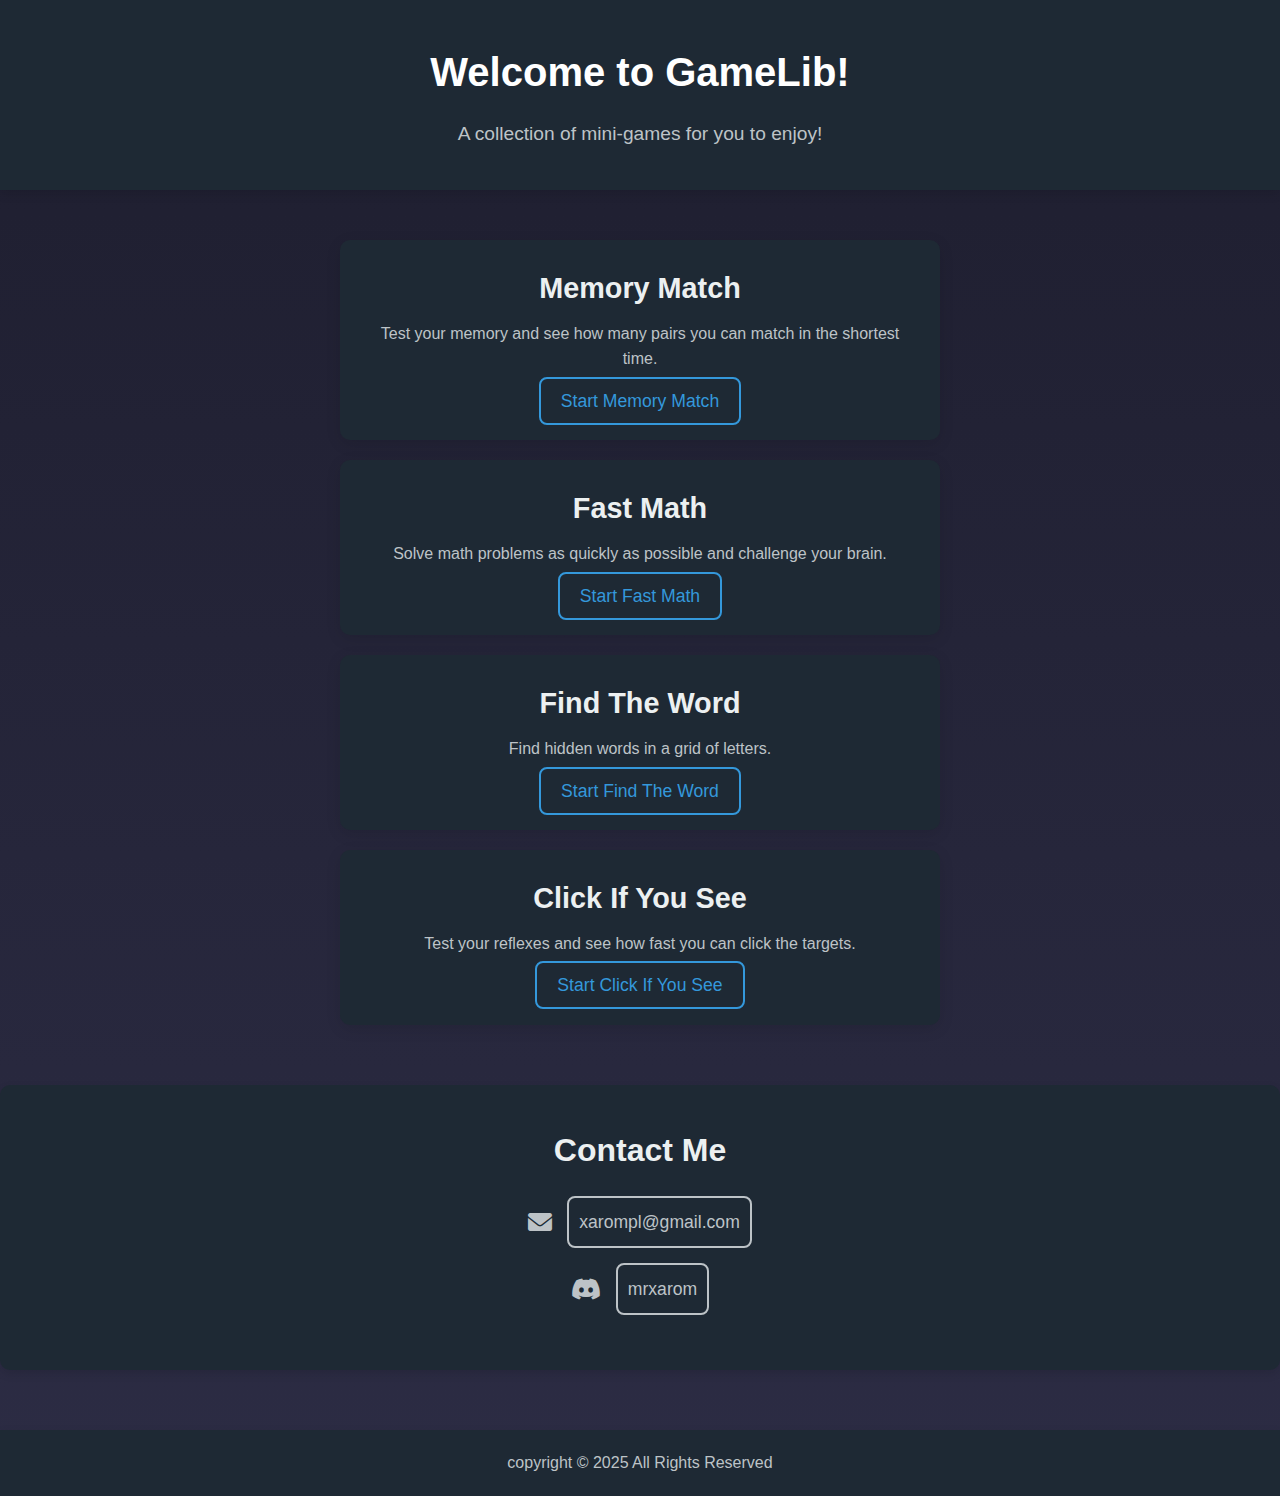
<file: Game-Lib/index.html>
<!DOCTYPE html>
<html lang="en">
<head>
    <meta charset="UTF-8">
    <meta name="viewport" content="width=device-width, initial-scale=1.0">
    <title>GameLib</title>
    <meta name="description" content="Welcome to GameLib, a collection of exciting mini-games! Play Memory Match, Fast Math, Find The Word, and Click If You See. Challenge your skills and have fun!">
    <meta name="keywords" content="GameLib, mini-games, Memory Match, Fast Math, Find The Word, Click If You See, games, fun">
    <meta property="og:title" content="GameLib - A Collection of Mini-Games">
    <meta property="og:description" content="Welcome to GameLib, a collection of exciting mini-games! Test your skills with Memory Match, Fast Math, Find The Word, and Click If You See.">
    <meta name="twitter:title" content="GameLib - Play Fun Mini-Games">
    <meta name="twitter:description" content="Explore GameLib with awesome mini-games like Memory Match, Fast Math, Find The Word, and Click If You See!">
    <link rel="icon" href="/assets/favicon.ico" type="image/x-icon">
    <link rel="stylesheet" href="style.css">
    <link rel="stylesheet" href="index-style.css">
    <link href="https://cdnjs.cloudflare.com/ajax/libs/font-awesome/6.0.0-beta3/css/all.min.css" rel="stylesheet">
</head>
<body>
    <header>
        <h1>Welcome to GameLib!</h1>
        <p class="intro-text">A collection of mini-games for you to enjoy!</p>
    </header>

    <div class="game-description">
        <div class="game-item">
            <h3>Memory Match</h3>
            <p>Test your memory and see how many pairs you can match in the shortest time.</p>
            <a class="game-link" href="memory_match/memory_match.html">Start Memory Match</a>
        </div>
        <div class="game-item">
            <h3>Fast Math</h3>
            <p>Solve math problems as quickly as possible and challenge your brain.</p>
            <a class="game-link" href="fast_math/fast_math.html">Start Fast Math</a>
        </div>
        <div class="game-item">
            <h3>Find The Word</h3>
            <p>Find hidden words in a grid of letters.</p>
            <a class="game-link" href="find_the_word/find_the_word.html">Start Find The Word</a>
        </div>
        <div class="game-item">
            <h3>Click If You See</h3>
            <p>Test your reflexes and see how fast you can click the targets.</p>
            <a class="game-link" href="click_if_you_see/click_if_you_see.html">Start Click If You See</a>
        </div>
    </div>

    <div class="contact">
        <h2>Contact Me</h2>
        <ul>
            <li><i class="fas fa-envelope"></i> <a href="mailto:xarompl@gmail.com">xarompl@gmail.com</a></li>
            <li><i class="fab fa-discord"></i> <a href="https://discord.com/users/mrxarom" target="_blank">mrxarom</a></li>
        </ul>
    </div>

    <footer>
        <p>copyright &copy; 2025 All Rights Reserved</p>
    </footer>
</body>
</html>
</file>
<file: Game-Lib/style.css>
.game_buttons {
    display: flex;
    justify-content: center;
    gap: 20px;
    margin-top: 20px;
}

.game_buttons a {
    padding: 12px 24px;
    font-size: 18px;
    font-weight: 600;
    text-decoration: none;
    background: linear-gradient(145deg, #007bff, #0056b3);
    color: white;
    border-radius: 12px;
    transition: background-color 0.3s ease, transform 0.3s ease, box-shadow 0.3s ease;
    box-shadow: 0 4px 6px rgba(0, 0, 0, 0.2);
}

.game_buttons a:hover {
    background: linear-gradient(145deg, #0056b3, #007bff);
    transform: scale(1.05);
    box-shadow: 0 8px 12px rgba(0, 0, 0, 0.3);
}

.game_buttons a:active {
    background: linear-gradient(145deg, #004494, #0069d9);
}
</file>
<file: Game-Lib/index-style.css>
* {
    margin: 0;
    padding: 0;
    box-sizing: border-box;
}

body {
    font-family: 'Poppins', sans-serif;
    background: linear-gradient(to bottom, #1e1e2f, #2c2c44);
    color: #ffffff;
    text-align: center;
    line-height: 1.6;
    padding: 0;
}

header {
    background: #1e2934; 
    padding: 40px 0;
    margin-bottom: 50px;
    box-shadow: 0 4px 10px rgba(0, 0, 0, 0.1);
}

h1 {
    font-size: 2.5rem;
    color: #ffffff;
    margin-bottom: 15px;
}

.intro-text {
    font-size: 1.2rem;
    color: #bdc3c7;
}

.game-description {
    margin: 50px 0;
    padding: 0 20px;
}

.game-item {
    background: #1e2934; 
    border-radius: 10px;
    padding: 25px;
    margin: 20px auto;
    width: 80%;
    max-width: 600px;
    box-shadow: 0 4px 15px rgba(0, 0, 0, 0.1);
    transition: transform 0.3s ease, box-shadow 0.3s ease;
}

.game-item:hover {
    transform: translateY(-10px);
    box-shadow: 0 6px 20px rgba(0, 0, 0, 0.15);
}

.game-item h3 {
    font-size: 1.8rem;
    color: #ecf0f1;
    margin-bottom: 10px;
}

.game-item p {
    font-size: 1rem;
    color: #bdc3c7;
    margin-bottom: 15px;
}

.game-link {
    font-size: 1.1rem;
    color: #3498db;
    text-decoration: none;
    padding: 12px 20px;
    border: 2px solid #3498db;
    border-radius: 8px;
    transition: background 0.3s, transform 0.3s;
}

.game-link:hover {
    background: #3498db;
    color: white;
    transform: translateY(-3px);
}

.contact {
    background: #1e2934; 
    padding: 40px;
    margin-top: 60px;
    border-radius: 10px;
    box-shadow: 0 4px 10px rgba(0, 0, 0, 0.1);
}

.contact h2 {
    font-size: 2rem;
    color: #ecf0f1;
    margin-bottom: 20px;
}

.contact ul {
    list-style: none;
    font-size: 1.1rem;
    color: #bdc3c7;
}

.contact ul li {
    margin: 15px 0;
    display: flex;
    align-items: center;
    justify-content: center;
}

.contact ul li i {
    font-size: 1.5rem;
    color: #bdc3c7;
    margin-right: 15px;
}

.contact ul li a {
    color: #bdc3c7;
    text-decoration: none;
    font-size: 1.1rem;
    padding: 10px;
    border: 2px solid #bdc3c7;
    border-radius: 8px;
    transition: background 0.3s, color 0.3s;
}

.contact ul li a:hover {
    background: #7f8c8d;
    color: white;
}

footer {
    background: #1e2934; 
    padding: 20px;
    color: #bdc3c7;
    text-align: center;
    margin-top: 60px;
    font-size: 1rem;
    box-shadow: 0 4px 10px rgba(0, 0, 0, 0.1);
}

footer p {
    color: #bdc3c7;
}

/* Media Query for small devices */
@media (max-width: 768px) {
    h1 {
        font-size: 2rem;
    }

    .game-item {
        width: 90%;
    }

    .game-link {
        font-size: 1rem;
    }
}
</file>
